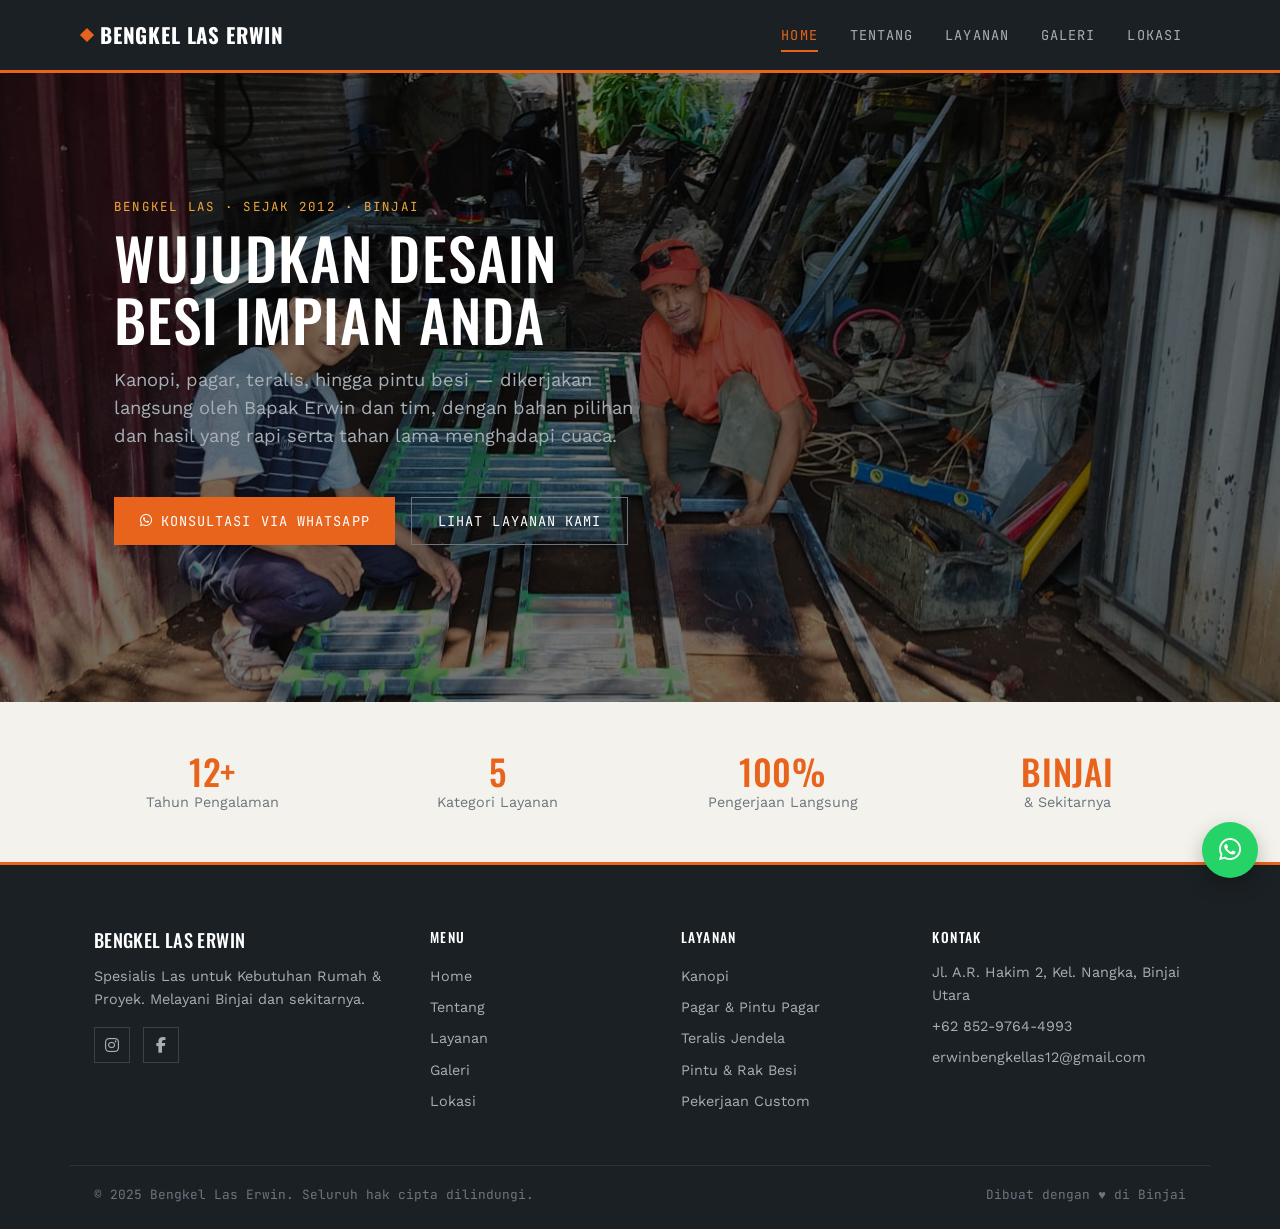
<file: index.html>
<!DOCTYPE html>
<html lang="id">
<head>
    <meta charset="UTF-8">
    <meta name="viewport" content="width=device-width, initial-scale=1.0">
    <title>Bengkel Las Erwin — Spesialis Kanopi, Pagar & Konstruksi Besi Binjai</title>
    <meta name="description" content="Bengkel Las Erwin, Binjai. Pembuatan dan pemasangan kanopi, pagar, teralis, pintu besi, dan konstruksi besi custom sejak 2012.">

    <link rel="stylesheet" href="https://cdn.jsdelivr.net/npm/bootstrap-icons@1.11.3/font/bootstrap-icons.min.css">
    <link href="https://cdn.jsdelivr.net/npm/bootstrap@5.3.3/dist/css/bootstrap.min.css" rel="stylesheet">
    <link rel="stylesheet" href="https://cdnjs.cloudflare.com/ajax/libs/font-awesome/6.5.1/css/all.min.css">
    <link rel="stylesheet" href="style.css">
</head>
<body>

    <div class="hero" id="home">

        <nav class="navbar navbar-expand-lg navbar-dark">
            <div class="container">

                <a class="navbar-brand" href="home.html">Bengkel Las Erwin</a>

                <button class="navbar-toggler" type="button" data-bs-toggle="collapse" data-bs-target="#navbarNav">
                    <span class="navbar-toggler-icon"></span>
                </button>

                <div class="collapse navbar-collapse" id="navbarNav">
                    <ul class="navbar-nav ms-auto">
                        <li class="nav-item"><a class="nav-link active" href="home.html">Home</a></li>
                        <li class="nav-item"><a class="nav-link" href="tentang.html">Tentang</a></li>
                        <li class="nav-item"><a class="nav-link" href="layanan.html">Layanan</a></li>
                        <li class="nav-item"><a class="nav-link" href="galeri.html">Galeri</a></li>
                        <li class="nav-item"><a class="nav-link" href="lokasi.html">Lokasi</a></li>
                    </ul>
                </div>

            </div>
        </nav>

        <div class="content">

            <span class="eyebrow">Bengkel Las &middot; Sejak 2012 &middot; Binjai</span>

            <h1>Wujudkan Desain<br>Besi Impian Anda</h1>

            <p>
                Kanopi, pagar, teralis, hingga pintu besi — dikerjakan langsung
                oleh Bapak Erwin dan tim, dengan bahan pilihan dan hasil yang
                rapi serta tahan lama menghadapi cuaca.
            </p>

            <div class="hero-cta">
                <a href="https://wa.me/6285297644993" target="_blank" class="btn-orange">
                    <i class="fab fa-whatsapp"></i> Konsultasi via WhatsApp
                </a>
                <a href="layanan.html" class="btn-outline-steel">
                    Lihat Layanan Kami
                </a>
            </div>

        </div>

    </div>

    <section class="ringkas py-5">
        <div class="container">
            <div class="row g-4 text-center">
                <div class="col-6 col-md-3">
                    <h2 style="font-size:2.2rem;color:var(--orange);">12+</h2>
                    <p class="text-secondary mb-0" style="font-size:.9rem;">Tahun Pengalaman</p>
                </div>
                <div class="col-6 col-md-3">
                    <h2 style="font-size:2.2rem;color:var(--orange);">5</h2>
                    <p class="text-secondary mb-0" style="font-size:.9rem;">Kategori Layanan</p>
                </div>
                <div class="col-6 col-md-3">
                    <h2 style="font-size:2.2rem;color:var(--orange);">100%</h2>
                    <p class="text-secondary mb-0" style="font-size:.9rem;">Pengerjaan Langsung</p>
                </div>
                <div class="col-6 col-md-3">
                    <h2 style="font-size:2.2rem;color:var(--orange);">Binjai</h2>
                    <p class="text-secondary mb-0" style="font-size:.9rem;">& Sekitarnya</p>
                </div>
            </div>
        </div>
    </section>

    <footer class="footer">
        <div class="footer-content">

            <div class="footer-box">
                <h3>Bengkel Las Erwin</h3>
                <p>Spesialis Las untuk Kebutuhan Rumah & Proyek. Melayani Binjai dan sekitarnya.</p>
                <div class="social">
                    <a href="#" aria-label="Instagram"><i class="fab fa-instagram"></i></a>
                    <a href="#" aria-label="Facebook"><i class="fab fa-facebook-f"></i></a>
                </div>
            </div>

            <div class="footer-box">
                <h4>Menu</h4>
                <ul>
                    <li><a href="home.html">Home</a></li>
                    <li><a href="tentang.html">Tentang</a></li>
                    <li><a href="layanan.html">Layanan</a></li>
                    <li><a href="galeri.html">Galeri</a></li>
                    <li><a href="lokasi.html">Lokasi</a></li>
                </ul>
            </div>

            <div class="footer-box">
                <h4>Layanan</h4>
                <ul>
                    <li>Kanopi</li>
                    <li>Pagar & Pintu Pagar</li>
                    <li>Teralis Jendela</li>
                    <li>Pintu & Rak Besi</li>
                    <li>Pekerjaan Custom</li>
                </ul>
            </div>

            <div class="footer-box">
                <h4>Kontak</h4>
                <p>Jl. A.R. Hakim 2, Kel. Nangka, Binjai Utara</p>
                <p>+62 852-9764-4993</p>
                <p>erwinbengkellas12@gmail.com</p>
            </div>

        </div>

        <div class="footer-bottom">
            <span>&copy; 2025 Bengkel Las Erwin. Seluruh hak cipta dilindungi.</span>
            <span>Dibuat dengan &#9829; di Binjai</span>
        </div>
    </footer>

    <a href="https://wa.me/6285297644993" class="wa-float" target="_blank" aria-label="Chat WhatsApp">
        <i class="fab fa-whatsapp"></i>
    </a>

    <script src="https://cdn.jsdelivr.net/npm/bootstrap@5.3.3/dist/js/bootstrap.bundle.min.js"></script>
    <script src="script.js"></script>
</body>
</html>
</file>
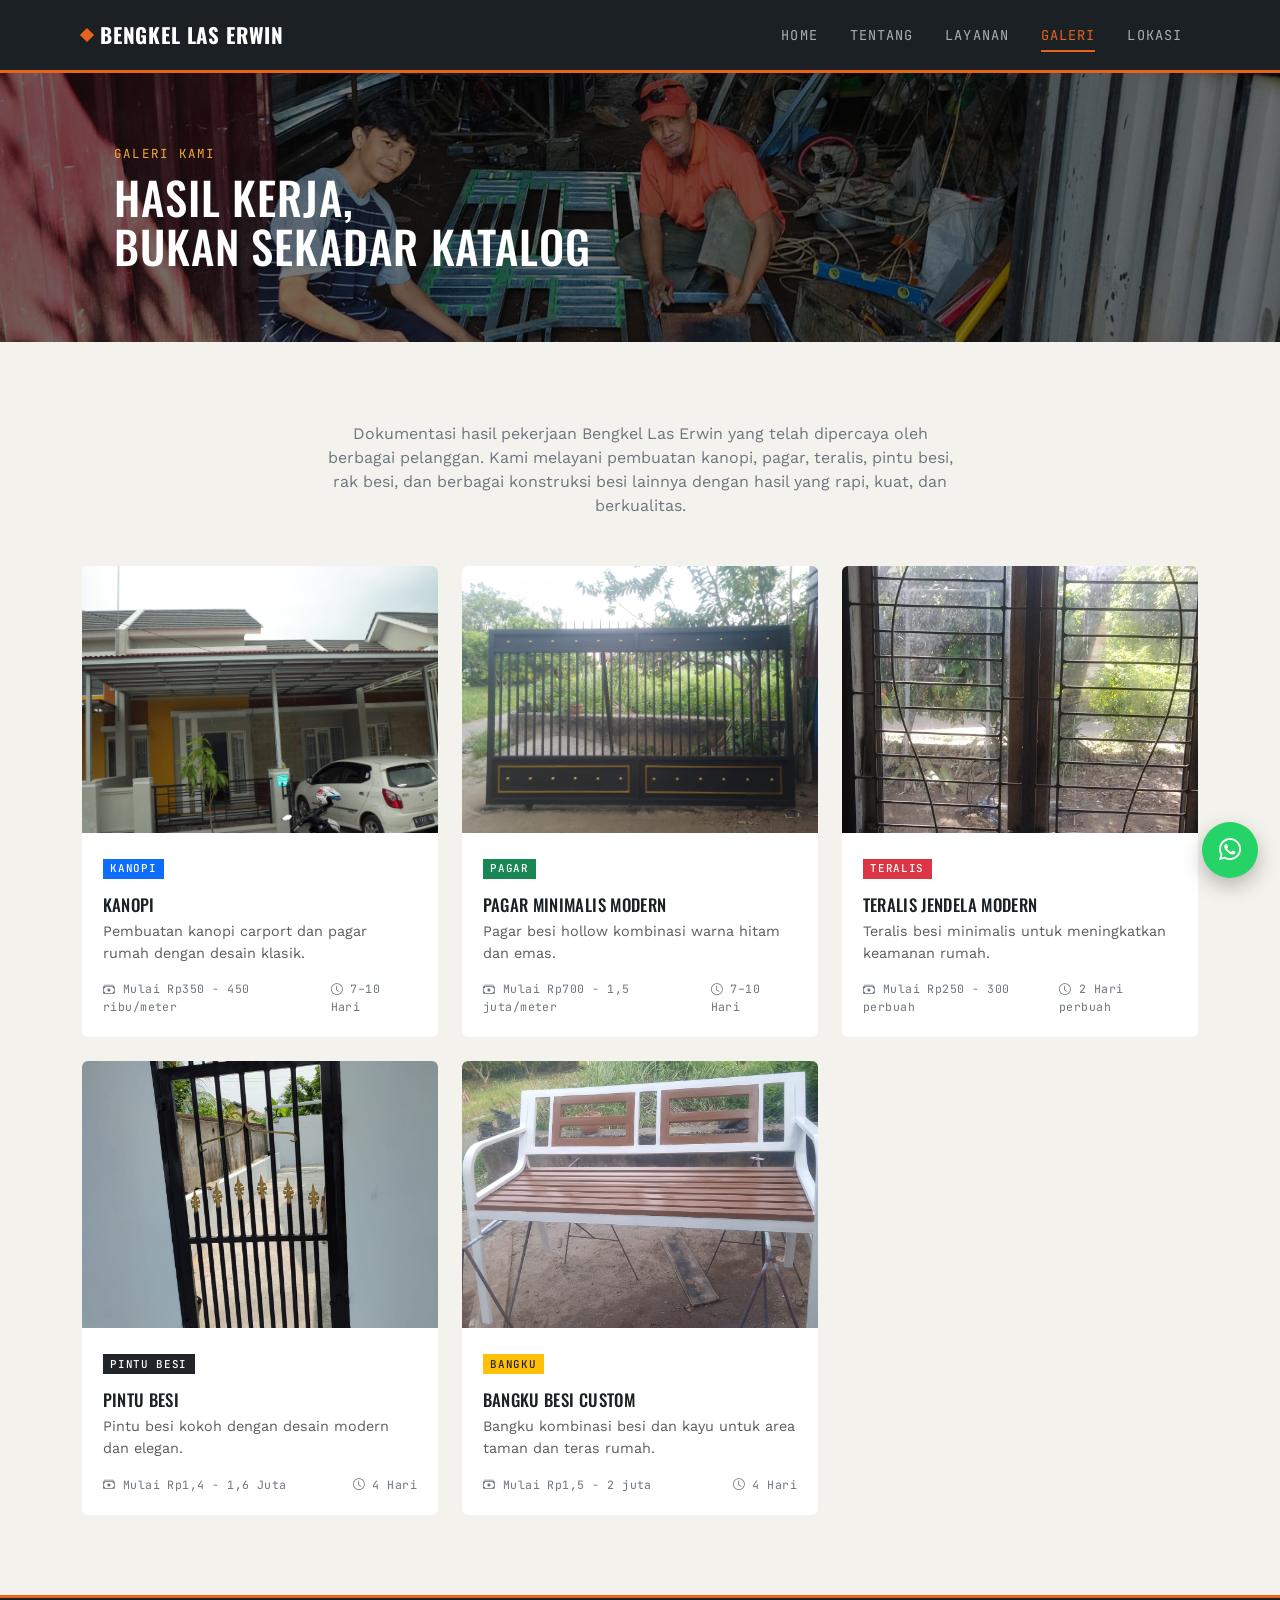
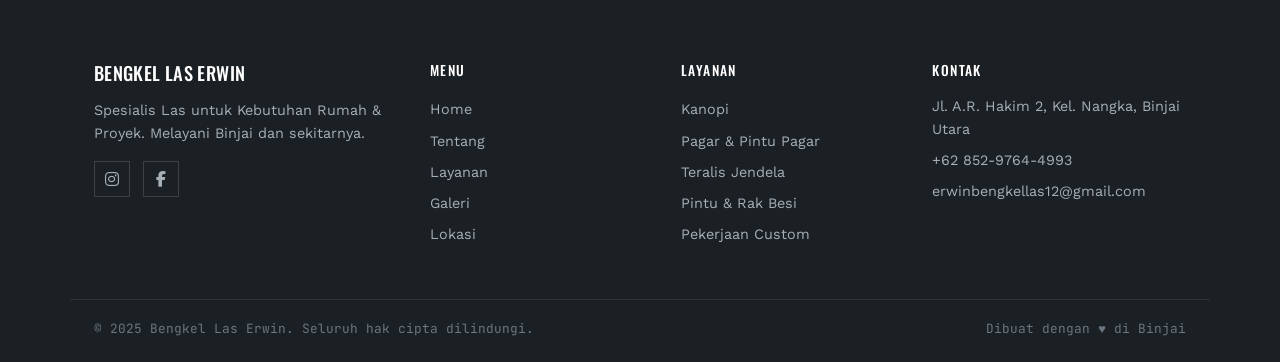
<file: galeri.html>
<!DOCTYPE html>
<html lang="id">
<head>
    <meta charset="UTF-8">
    <meta name="viewport" content="width=device-width, initial-scale=1.0">
    <title>Galeri — Bengkel Las Erwin</title>
    <meta name="description" content="Galeri hasil pekerjaan Bengkel Las Erwin: kanopi, pagar, teralis, pintu besi, dan bangku custom di Binjai.">

    <link rel="stylesheet" href="https://cdn.jsdelivr.net/npm/bootstrap-icons@1.11.3/font/bootstrap-icons.min.css">
    <link href="https://cdn.jsdelivr.net/npm/bootstrap@5.3.3/dist/css/bootstrap.min.css" rel="stylesheet">
    <link rel="stylesheet" href="https://cdnjs.cloudflare.com/ajax/libs/font-awesome/6.5.1/css/all.min.css">
    <link rel="stylesheet" href="style.css">
</head>
<body>

    <div class="hero hero-sm">

        <nav class="navbar navbar-expand-lg navbar-dark">
            <div class="container">

                <a class="navbar-brand" href="home.html">Bengkel Las Erwin</a>

                <button class="navbar-toggler" type="button" data-bs-toggle="collapse" data-bs-target="#navbarNav">
                    <span class="navbar-toggler-icon"></span>
                </button>

                <div class="collapse navbar-collapse" id="navbarNav">
                    <ul class="navbar-nav ms-auto">
                        <li class="nav-item"><a class="nav-link" href="home.html">Home</a></li>
                        <li class="nav-item"><a class="nav-link" href="tentang.html">Tentang</a></li>
                        <li class="nav-item"><a class="nav-link" href="layanan.html">Layanan</a></li>
                        <li class="nav-item"><a class="nav-link active" href="galeri.html">Galeri</a></li>
                        <li class="nav-item"><a class="nav-link" href="lokasi.html">Lokasi</a></li>
                    </ul>
                </div>

            </div>
        </nav>

        <div class="content">
            <span class="eyebrow">Galeri Kami</span>
            <h1>Hasil Kerja,<br>Bukan Sekadar Katalog</h1>
        </div>

    </div>

    <section class="galeri" id="galeri">

        <p class="galeri-desc">
            Dokumentasi hasil pekerjaan Bengkel Las Erwin yang telah dipercaya oleh
            berbagai pelanggan. Kami melayani pembuatan kanopi, pagar, teralis,
            pintu besi, rak besi, dan berbagai konstruksi besi lainnya dengan hasil
            yang rapi, kuat, dan berkualitas.
        </p>

        <div class="container">

            <div class="row g-4">

                <div class="col-md-6 col-lg-4">
                    <a href="kanopi.html" class="text-decoration-none">
                        <div class="card portfolio-card h-100">
                            <div class="img-wrap">
                                <img src="kanopi2.jpeg" alt="Kanopi" data-fallback-icon="bi bi-house-door">
                            </div>
                            <div class="card-body">
                                <span class="badge bg-primary mb-2">Kanopi</span>
                                <h5 class="card-title">Kanopi</h5>
                                <p class="card-text text-muted">
                                    Pembuatan kanopi carport dan pagar rumah dengan desain klasik.
                                </p>
                                <div class="d-flex justify-content-between mt-3">

                                  <small class="text-secondary">
                                 <i class="bi bi-cash-stack"></i>
                                 Mulai Rp350 - 450 ribu/meter
                                </small>

                                 <small class="text-secondary">
                                 <i class="bi bi-clock"></i>
                                 7–10 Hari
                                </small>

</div>
                            </div>
                        </div>
                    </a>
                </div>

                <div class="col-md-6 col-lg-4">
                    <a href="pagar.html" class="text-decoration-none">
                        <div class="card portfolio-card h-100">
                            <div class="img-wrap">
                                <img src="pagar2.jpeg" alt="Pagar" data-fallback-icon="bi bi-grid-3x3-gap">
                            </div>
                            <div class="card-body">
                                <span class="badge bg-success mb-2">Pagar</span>
                                <h5 class="card-title">Pagar Minimalis Modern</h5>
                                <p class="card-text text-muted">
                                    Pagar besi hollow kombinasi warna hitam dan emas.
                                </p>
                                <div class="d-flex justify-content-between mt-3">

    <small class="text-secondary">
        <i class="bi bi-cash-stack"></i>
        Mulai Rp700 - 1,5 juta/meter
    </small>

    <small class="text-secondary">
        <i class="bi bi-clock"></i>
        7–10 Hari
    </small>

</div>
                            </div>
                        </div>
                    </a>
                </div>

                <div class="col-md-6 col-lg-4">
                    <a href="tralis.html" class="text-decoration-none">
                        <div class="card portfolio-card h-100">
                            <div class="img-wrap">
                                <img src="tralis2.jpeg" alt="Teralis" data-fallback-icon="bi bi-window">
                            </div>
                            <div class="card-body">
                                <span class="badge bg-danger mb-2">Teralis</span>
                                <h5 class="card-title">Teralis Jendela Modern</h5>
                                <p class="card-text text-muted">
                                    Teralis besi minimalis untuk meningkatkan keamanan rumah.
                                </p>
                                <div class="d-flex justify-content-between mt-3">

    <small class="text-secondary">
        <i class="bi bi-cash-stack"></i>
        Mulai Rp250 - 300 perbuah
    </small>

    <small class="text-secondary">
        <i class="bi bi-clock"></i>
        2 Hari perbuah
    </small>

</div>
                            </div>
                        </div>
                    </a>
                </div>

                <div class="col-md-6 col-lg-4">
                    <a href="pintu.html" class="text-decoration-none">
                        <div class="card portfolio-card h-100">
                            <div class="img-wrap">
                                <img src="pintu1.jpeg" alt="Pintu Besi" data-fallback-icon="bi bi-door-open">
                            </div>
                            <div class="card-body">
                                <span class="badge bg-dark mb-2">Pintu Besi</span>
                                <h5 class="card-title">Pintu Besi </h5>
                                <p class="card-text text-muted">
                                    Pintu besi kokoh dengan desain modern dan elegan.
                                </p>
                                <div class="d-flex justify-content-between mt-3">

    <small class="text-secondary">
        <i class="bi bi-cash-stack"></i>
        Mulai Rp1,4 - 1,6 Juta
    </small>

    <small class="text-secondary">
        <i class="bi bi-clock"></i>
        4 Hari
    </small>

</div>
                            </div>
                        </div>
                    </a>
                </div>

                <div class="col-md-6 col-lg-4">
                    <a href="bangku.html" class="text-decoration-none">
                        <div class="card portfolio-card h-100">
                            <div class="img-wrap">
                                <img src="bangku1.jpeg" alt="Bangku" data-fallback-icon="bi bi-bricks">
                            </div>
                            <div class="card-body">
                                <span class="badge bg-warning text-dark mb-2">Bangku</span>
                                <h5 class="card-title">Bangku Besi Custom</h5>
                                <p class="card-text text-muted">
                                    Bangku kombinasi besi dan kayu untuk area taman dan teras rumah.
                                </p>
                                <div class="d-flex justify-content-between mt-3">

    <small class="text-secondary">
        <i class="bi bi-cash-stack"></i>
        Mulai Rp1,5 - 2 juta
    </small>

    <small class="text-secondary">
        <i class="bi bi-clock"></i>
        4 Hari
    </small>

</div>
                            </div>
                        </div>
                    </a>
                </div>

            </div>

        </div>

    </section>

    <footer class="footer">
        <div class="footer-content">

            <div class="footer-box">
                <h3>Bengkel Las Erwin</h3>
                <p>Spesialis Las untuk Kebutuhan Rumah & Proyek. Melayani Binjai dan sekitarnya.</p>
                <div class="social">
                    <a href="#" aria-label="Instagram"><i class="fab fa-instagram"></i></a>
                    <a href="#" aria-label="Facebook"><i class="fab fa-facebook-f"></i></a>
                </div>
            </div>

            <div class="footer-box">
                <h4>Menu</h4>
                <ul>
                    <li><a href="home.html">Home</a></li>
                    <li><a href="tentang.html">Tentang</a></li>
                    <li><a href="layanan.html">Layanan</a></li>
                    <li><a href="galeri.html">Galeri</a></li>
                    <li><a href="lokasi.html">Lokasi</a></li>
                </ul>
            </div>

            <div class="footer-box">
                <h4>Layanan</h4>
                <ul>
                    <li>Kanopi</li>
                    <li>Pagar & Pintu Pagar</li>
                    <li>Teralis Jendela</li>
                    <li>Pintu & Rak Besi</li>
                    <li>Pekerjaan Custom</li>
                </ul>
            </div>

            <div class="footer-box">
                <h4>Kontak</h4>
                <p>Jl. A.R. Hakim 2, Kel. Nangka, Binjai Utara</p>
                <p>+62 852-9764-4993</p>
                <p>erwinbengkellas12@gmail.com</p>
            </div>

        </div>

        <div class="footer-bottom">
            <span>&copy; 2025 Bengkel Las Erwin. Seluruh hak cipta dilindungi.</span>
            <span>Dibuat dengan &#9829; di Binjai</span>
        </div>
    </footer>

    <a href="https://wa.me/6285297644993" class="wa-float" target="_blank" aria-label="Chat WhatsApp">
        <i class="fab fa-whatsapp"></i>
    </a>

    <script src="https://cdn.jsdelivr.net/npm/bootstrap@5.3.3/dist/js/bootstrap.bundle.min.js"></script>
    <script src="script.js"></script>
</body>
</html>
</file>
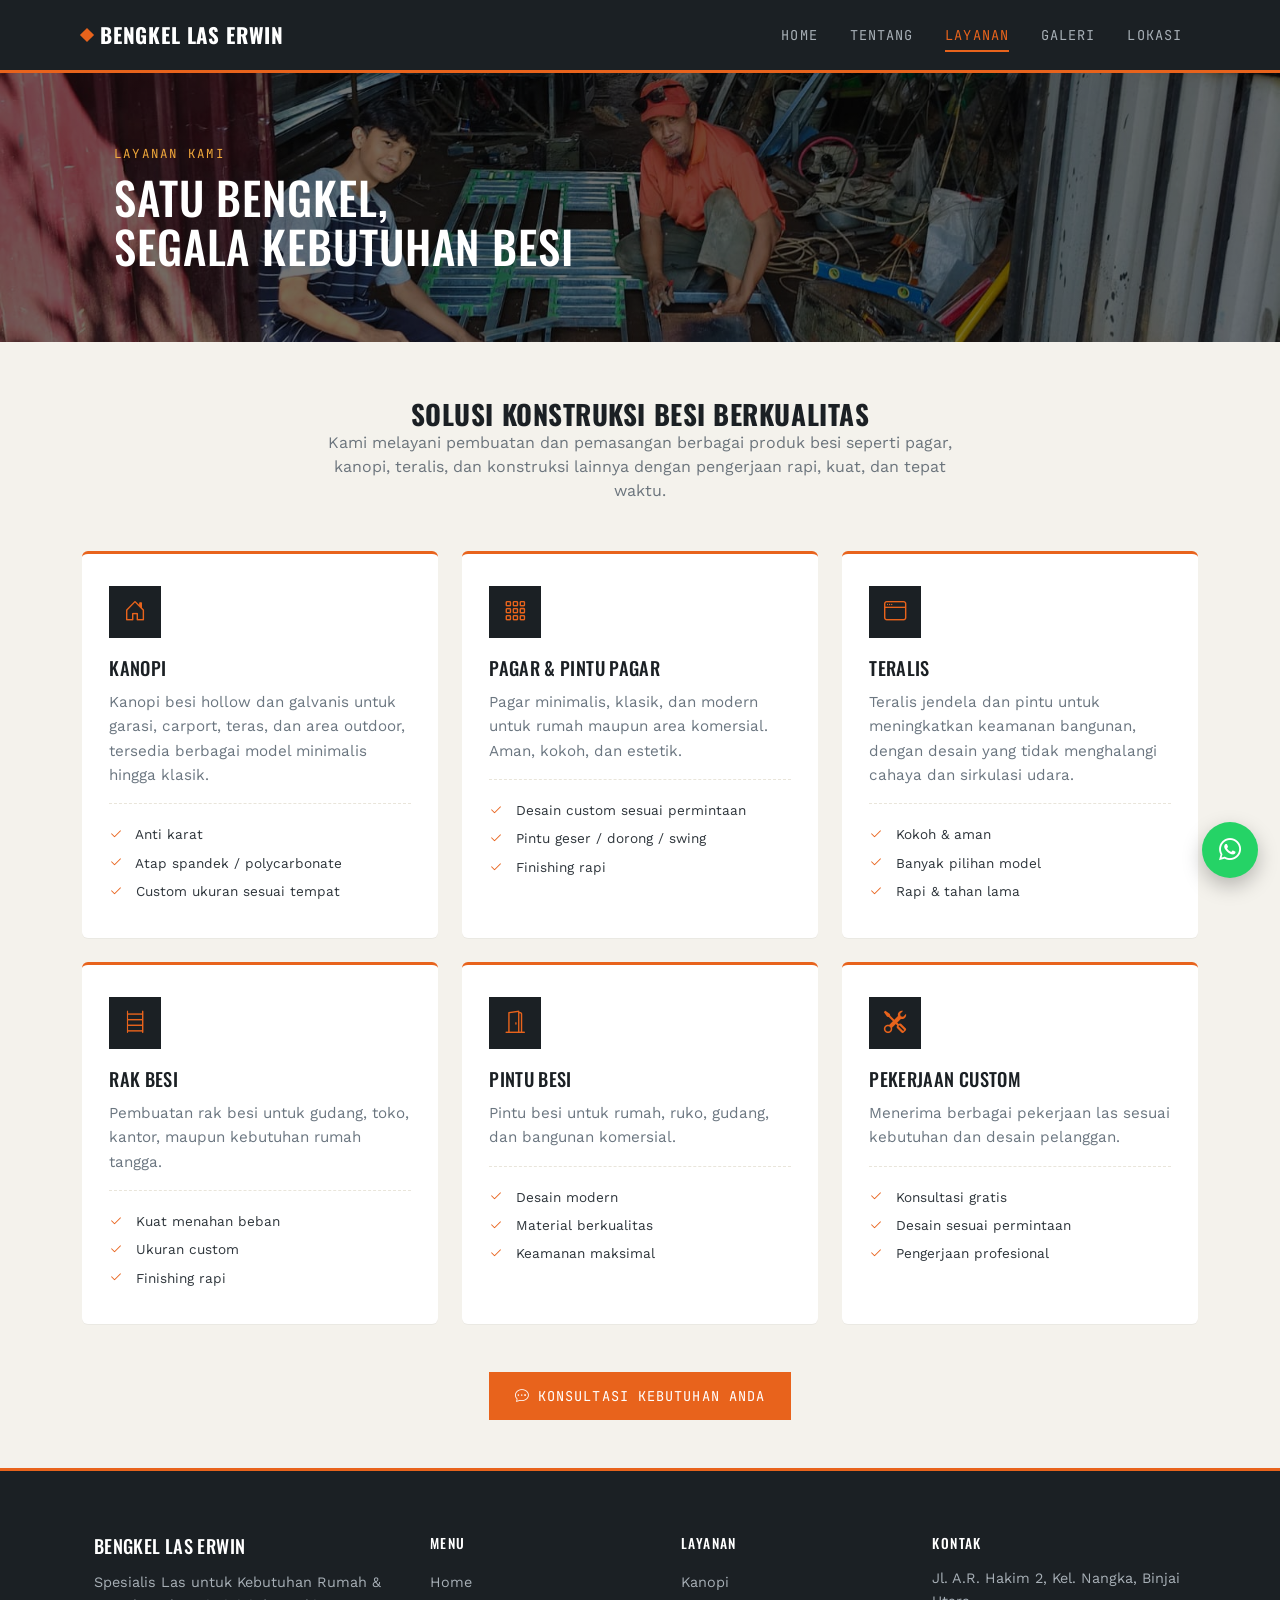
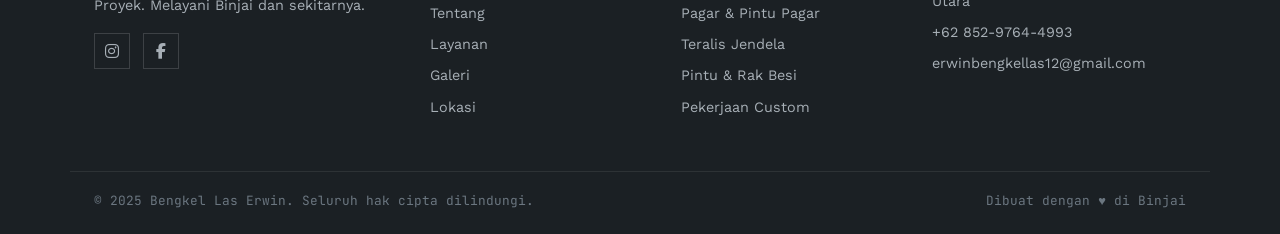
<file: layanan.html>
<!DOCTYPE html>
<html lang="id">
<head>
    <meta charset="UTF-8">
    <meta name="viewport" content="width=device-width, initial-scale=1.0">
    <title>Layanan — Bengkel Las Erwin</title>
    <meta name="description" content="Layanan Bengkel Las Erwin: kanopi, pagar, teralis, rak besi, pintu besi, dan pekerjaan las custom di Binjai.">

    <link rel="stylesheet" href="https://cdn.jsdelivr.net/npm/bootstrap-icons@1.11.3/font/bootstrap-icons.min.css">
    <link href="https://cdn.jsdelivr.net/npm/bootstrap@5.3.3/dist/css/bootstrap.min.css" rel="stylesheet">
    <link rel="stylesheet" href="https://cdnjs.cloudflare.com/ajax/libs/font-awesome/6.5.1/css/all.min.css">
    <link rel="stylesheet" href="style.css">
</head>
<body>

    <div class="hero hero-sm">

        <nav class="navbar navbar-expand-lg navbar-dark">
            <div class="container">

                <a class="navbar-brand" href="home.html">Bengkel Las Erwin</a>

                <button class="navbar-toggler" type="button" data-bs-toggle="collapse" data-bs-target="#navbarNav">
                    <span class="navbar-toggler-icon"></span>
                </button>

                <div class="collapse navbar-collapse" id="navbarNav">
                    <ul class="navbar-nav ms-auto">
                        <li class="nav-item"><a class="nav-link" href="home.html">Home</a></li>
                        <li class="nav-item"><a class="nav-link" href="tentang.html">Tentang</a></li>
                        <li class="nav-item"><a class="nav-link active" href="layanan.html">Layanan</a></li>
                        <li class="nav-item"><a class="nav-link" href="galeri.html">Galeri</a></li>
                        <li class="nav-item"><a class="nav-link" href="lokasi.html">Lokasi</a></li>
                    </ul>
                </div>

            </div>
        </nav>

        <div class="content">
            <span class="eyebrow">Layanan Kami</span>
            <h1>Satu Bengkel,<br>Segala Kebutuhan Besi</h1>
        </div>

    </div>

    <section class="layanan py-5" id="layanan">

        <div class="container">

            <div class="text-center mb-5">
                <h2 class="fw-bold mt-2" style="font-size:1.7rem;">Solusi Konstruksi Besi Berkualitas</h2>
                <p class="text-secondary mx-auto deskripsi">
                    Kami melayani pembuatan dan pemasangan berbagai produk besi seperti
                    pagar, kanopi, teralis, dan konstruksi lainnya dengan pengerjaan rapi,
                    kuat, dan tepat waktu.
                </p>
            </div>

            <div class="row g-4">

                <div class="col-md-6 col-lg-4">
                    <div class="card layanan-card h-100">
                        <div class="card-body">
                            <div class="icon"><i class="bi bi-house-door"></i></div>
                            <h4>Kanopi</h4>
                            <p>
                                Kanopi besi hollow dan galvanis untuk garasi, carport, teras,
                                dan area outdoor, tersedia berbagai model minimalis hingga klasik.
                            </p>
                            <ul>
                                <li><i class="bi bi-check2"></i> Anti karat</li>
                                <li><i class="bi bi-check2"></i> Atap spandek / polycarbonate</li>
                                <li><i class="bi bi-check2"></i> Custom ukuran sesuai tempat</li>
                            </ul>
                        </div>
                    </div>
                </div>

                <div class="col-md-6 col-lg-4">
                    <div class="card layanan-card h-100">
                        <div class="card-body">
                            <div class="icon"><i class="bi bi-grid-3x3-gap"></i></div>
                            <h4>Pagar & Pintu Pagar</h4>
                            <p>
                                Pagar minimalis, klasik, dan modern untuk rumah maupun area
                                komersial. Aman, kokoh, dan estetik.
                            </p>
                            <ul>
                                <li><i class="bi bi-check2"></i> Desain custom sesuai permintaan</li>
                                <li><i class="bi bi-check2"></i> Pintu geser / dorong / swing</li>
                                <li><i class="bi bi-check2"></i> Finishing rapi</li>
                            </ul>
                        </div>
                    </div>
                </div>

                <div class="col-md-6 col-lg-4">
                    <div class="card layanan-card h-100">
                        <div class="card-body">
                            <div class="icon"><i class="bi bi-window"></i></div>
                            <h4>Teralis</h4>
                            <p>
                                Teralis jendela dan pintu untuk meningkatkan keamanan bangunan,
                                dengan desain yang tidak menghalangi cahaya dan sirkulasi udara.
                            </p>
                            <ul>
                                <li><i class="bi bi-check2"></i> Kokoh & aman</li>
                                <li><i class="bi bi-check2"></i> Banyak pilihan model</li>
                                <li><i class="bi bi-check2"></i> Rapi & tahan lama</li>
                            </ul>
                        </div>
                    </div>
                </div>

                <div class="col-md-6 col-lg-4">
                    <div class="card layanan-card h-100">
                        <div class="card-body">
                            <div class="icon"><i class="bi bi-bookshelf"></i></div>
                            <h4>Rak Besi</h4>
                            <p>
                                Pembuatan rak besi untuk gudang, toko, kantor, maupun
                                kebutuhan rumah tangga.
                            </p>
                            <ul>
                                <li><i class="bi bi-check2"></i> Kuat menahan beban</li>
                                <li><i class="bi bi-check2"></i> Ukuran custom</li>
                                <li><i class="bi bi-check2"></i> Finishing rapi</li>
                            </ul>
                        </div>
                    </div>
                </div>

                <div class="col-md-6 col-lg-4">
                    <div class="card layanan-card h-100">
                        <div class="card-body">
                            <div class="icon"><i class="bi bi-door-open"></i></div>
                            <h4>Pintu Besi</h4>
                            <p>
                                Pintu besi untuk rumah, ruko, gudang, dan bangunan komersial.
                            </p>
                            <ul>
                                <li><i class="bi bi-check2"></i> Desain modern</li>
                                <li><i class="bi bi-check2"></i> Material berkualitas</li>
                                <li><i class="bi bi-check2"></i> Keamanan maksimal</li>
                            </ul>
                        </div>
                    </div>
                </div>

                <div class="col-md-6 col-lg-4">
                    <div class="card layanan-card h-100">
                        <div class="card-body">
                            <div class="icon"><i class="bi bi-tools"></i></div>
                            <h4>Pekerjaan Custom</h4>
                            <p>
                                Menerima berbagai pekerjaan las sesuai kebutuhan dan desain
                                pelanggan.
                            </p>
                            <ul>
                                <li><i class="bi bi-check2"></i> Konsultasi gratis</li>
                                <li><i class="bi bi-check2"></i> Desain sesuai permintaan</li>
                                <li><i class="bi bi-check2"></i> Pengerjaan profesional</li>
                            </ul>
                        </div>
                    </div>
                </div>

            </div>

            <div class="text-center mt-5">
                <a href="lokasi.html" class="btn-orange" style="color:var(--white);">
                    <i class="bi bi-chat-dots"></i> Konsultasi Kebutuhan Anda
                </a>
            </div>

        </div>

    </section>

    <footer class="footer">
        <div class="footer-content">

            <div class="footer-box">
                <h3>Bengkel Las Erwin</h3>
                <p>Spesialis Las untuk Kebutuhan Rumah & Proyek. Melayani Binjai dan sekitarnya.</p>
                <div class="social">
                    <a href="#" aria-label="Instagram"><i class="fab fa-instagram"></i></a>
                    <a href="#" aria-label="Facebook"><i class="fab fa-facebook-f"></i></a>
                </div>
            </div>

            <div class="footer-box">
                <h4>Menu</h4>
                <ul>
                    <li><a href="home.html">Home</a></li>
                    <li><a href="tentang.html">Tentang</a></li>
                    <li><a href="layanan.html">Layanan</a></li>
                    <li><a href="galeri.html">Galeri</a></li>
                    <li><a href="lokasi.html">Lokasi</a></li>
                </ul>
            </div>

            <div class="footer-box">
                <h4>Layanan</h4>
                <ul>
                    <li>Kanopi</li>
                    <li>Pagar & Pintu Pagar</li>
                    <li>Teralis Jendela</li>
                    <li>Pintu & Rak Besi</li>
                    <li>Pekerjaan Custom</li>
                </ul>
            </div>

            <div class="footer-box">
                <h4>Kontak</h4>
                <p>Jl. A.R. Hakim 2, Kel. Nangka, Binjai Utara</p>
                <p>+62 852-9764-4993</p>
                <p>erwinbengkellas12@gmail.com</p>
            </div>

        </div>

        <div class="footer-bottom">
            <span>&copy; 2025 Bengkel Las Erwin. Seluruh hak cipta dilindungi.</span>
            <span>Dibuat dengan &#9829; di Binjai</span>
        </div>
    </footer>

    <a href="https://wa.me/6285297644993" class="wa-float" target="_blank" aria-label="Chat WhatsApp">
        <i class="fab fa-whatsapp"></i>
    </a>

    <script src="https://cdn.jsdelivr.net/npm/bootstrap@5.3.3/dist/js/bootstrap.bundle.min.js"></script>
    <script src="script.js"></script>
</body>
</html>
</file>
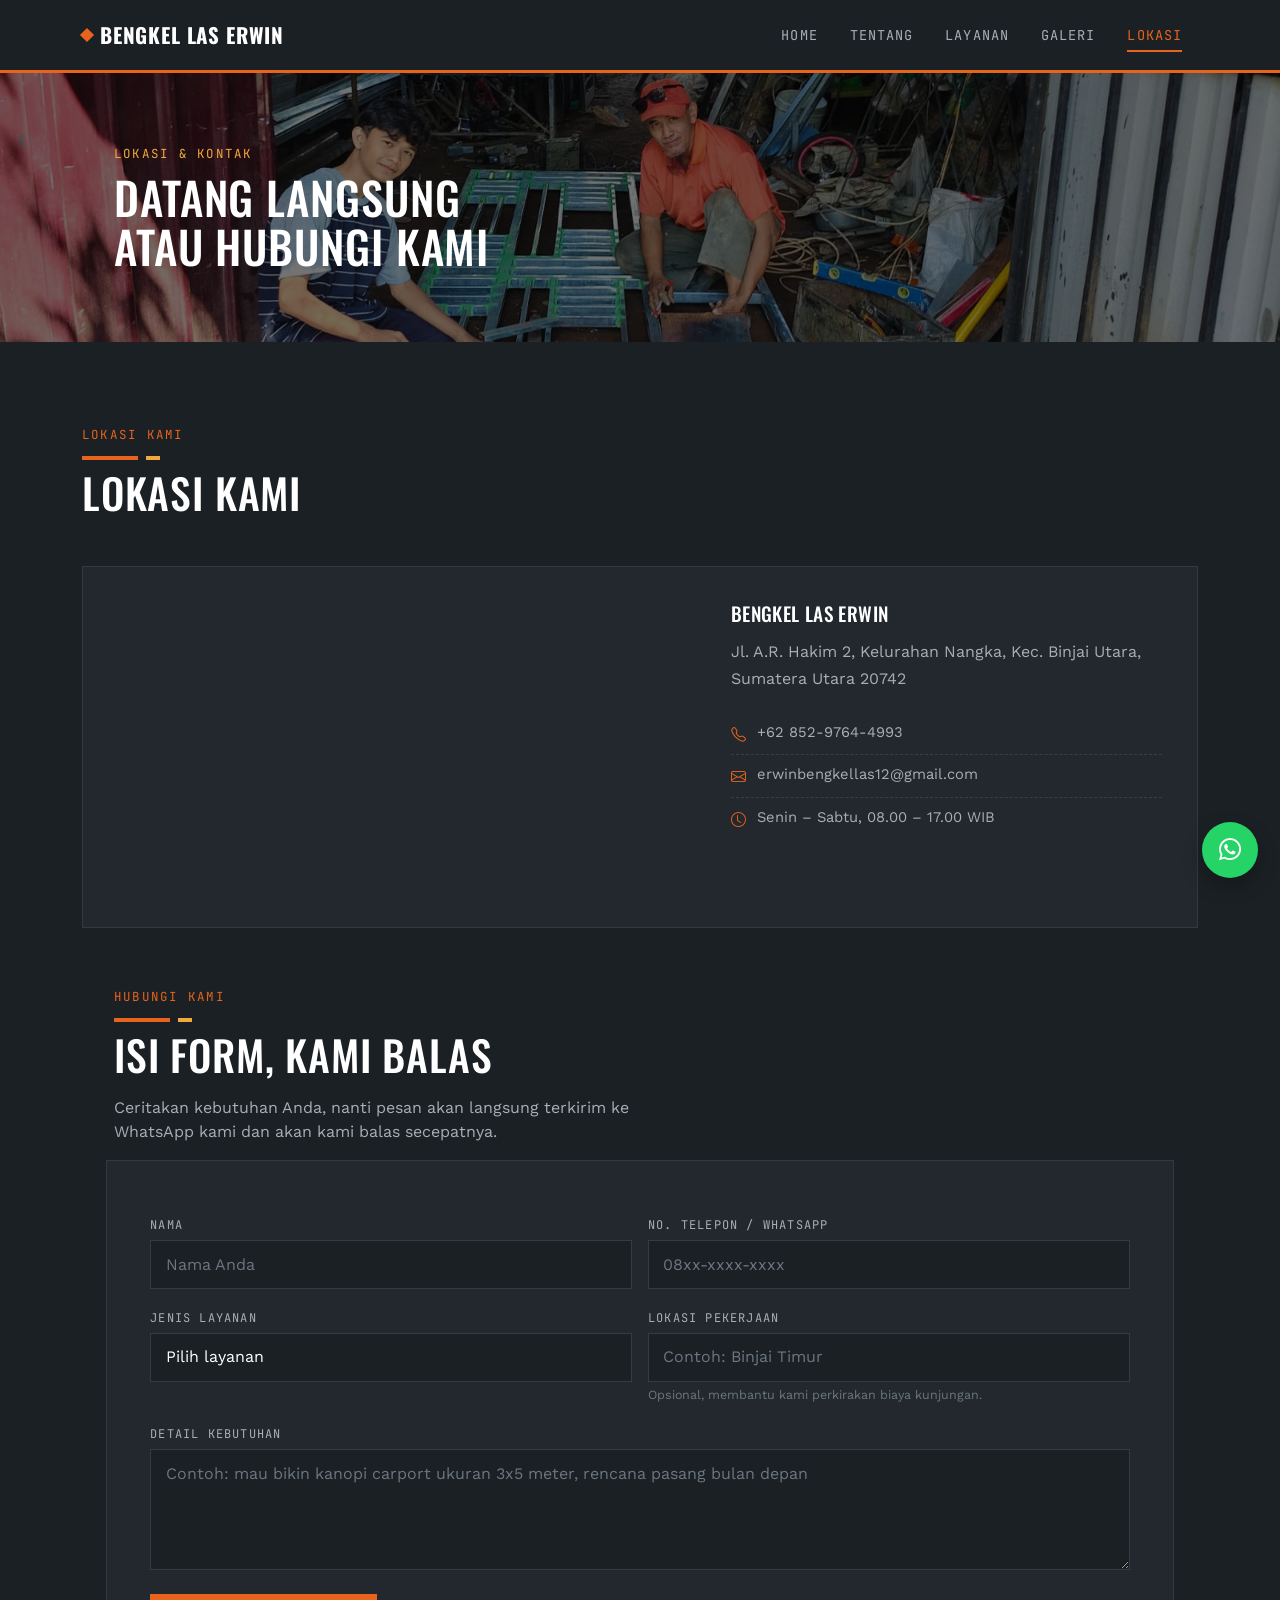
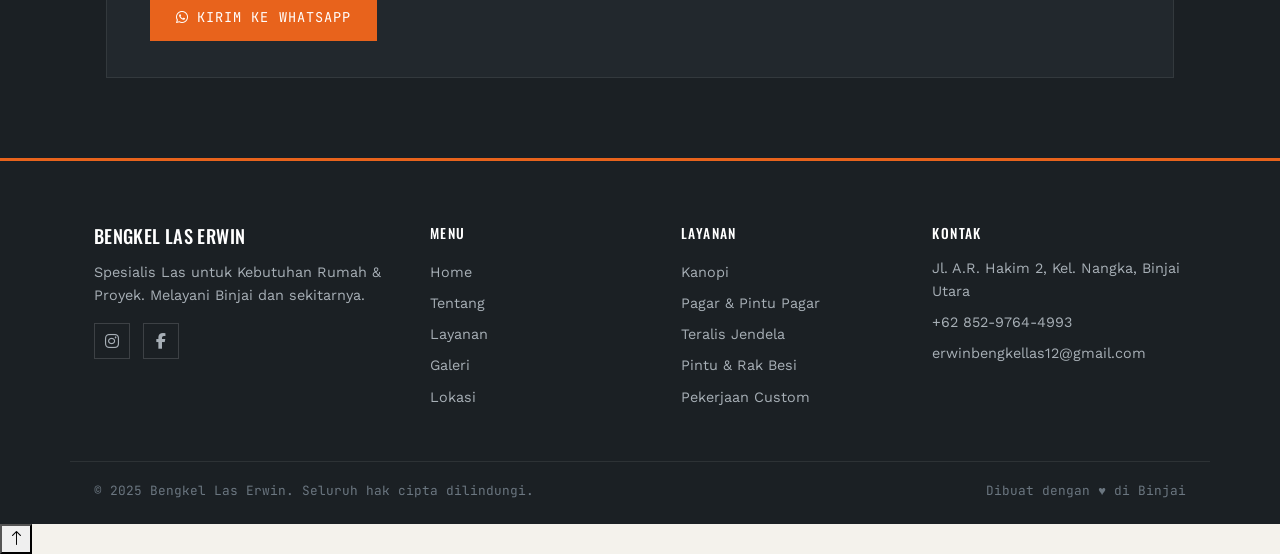
<file: lokasi.html>
<!DOCTYPE html>
<html lang="id">
<head>
    <meta charset="UTF-8">
    <meta name="viewport" content="width=device-width, initial-scale=1.0">
    <title>Lokasi & Kontak — Bengkel Las Erwin</title>
    <meta name="description" content="Lokasi dan kontak Bengkel Las Erwin di Jl. A.R. Hakim 2, Binjai Utara. Hubungi kami via WhatsApp atau isi formulir untuk konsultasi.">

    <link rel="stylesheet" href="https://cdn.jsdelivr.net/npm/bootstrap-icons@1.11.3/font/bootstrap-icons.min.css">
    <link href="https://cdn.jsdelivr.net/npm/bootstrap@5.3.3/dist/css/bootstrap.min.css" rel="stylesheet">
    <link rel="stylesheet" href="https://cdnjs.cloudflare.com/ajax/libs/font-awesome/6.5.1/css/all.min.css">
    <link rel="stylesheet" href="style.css">
</head>
<body>

    <div class="hero hero-sm">

        <nav class="navbar navbar-expand-lg navbar-dark">
            <div class="container">

                <a class="navbar-brand" href="home.html">Bengkel Las Erwin</a>

                <button class="navbar-toggler" type="button" data-bs-toggle="collapse" data-bs-target="#navbarNav">
                    <span class="navbar-toggler-icon"></span>
                </button>

                <div class="collapse navbar-collapse" id="navbarNav">
                    <ul class="navbar-nav ms-auto">
                        <li class="nav-item"><a class="nav-link" href="home.html">Home</a></li>
                        <li class="nav-item"><a class="nav-link" href="tentang.html">Tentang</a></li>
                        <li class="nav-item"><a class="nav-link" href="layanan.html">Layanan</a></li>
                        <li class="nav-item"><a class="nav-link" href="galeri.html">Galeri</a></li>
                        <li class="nav-item"><a class="nav-link active" href="lokasi.html">Lokasi</a></li>
                    </ul>
                </div>

            </div>
        </nav>

        <div class="content">
            <span class="eyebrow">Lokasi & Kontak</span>
            <h1>Datang Langsung<br>atau Hubungi Kami</h1>
        </div>

    </div>

    <section id="lokasi" class="kontak">
        <div class="container">

            <div class="section-title">
                <span>LOKASI KAMI</span>
                <div class="garis-orange"></div>
            </div>

            <h2 class="judul-kontak">Lokasi Kami</h2>

            <div class="lokasi-card">

                <iframe
                    src="https://www.google.com/maps/embed?pb=!1m14!1m12!1m3!1d351.1375718677413!2d98.50479812504592!3d3.6159765639698196!2m3!1f0!2f0!3f0!3m2!1i1024!2i768!4f13.1!5e0!3m2!1sid!2sid!4v1780308945466!5m2!1sid!2sid"
                    allowfullscreen=""
                    loading="lazy"
                    referrerpolicy="no-referrer-when-downgrade"
                    title="Lokasi Bengkel Las Erwin">
                </iframe>

                <div class="lokasi-info">
                    <h4>Bengkel Las Erwin</h4>
                    <p>
                        Jl. A.R. Hakim 2, Kelurahan Nangka, Kec. Binjai Utara,
                        Sumatera Utara 20742
                    </p>

                    <ul>
                        <li><i class="bi bi-telephone"></i> +62 852-9764-4993</li>
                        <li><i class="bi bi-envelope"></i> erwinbengkellas12@gmail.com</li>
                        <li><i class="bi bi-clock"></i> Senin – Sabtu, 08.00 – 17.00 WIB</li>
                    </ul>
                </div>

            </div>

            <!-- FORM KONTAK -->
            <div class="kontak-form-wrap">

                <div class="section-title">
                    <span>HUBUNGI KAMI</span>
                    <div class="garis-orange"></div>
                </div>

                <h2 class="judul-kontak" style="margin-bottom:1rem;">Isi Form, Kami Balas</h2>
                <p class="form-note">
                    Ceritakan kebutuhan Anda, nanti pesan akan langsung terkirim ke
                    WhatsApp kami dan akan kami balas secepatnya.
                </p>

                <form id="form-kontak" class="form-industri row g-3" novalidate>

                    <div class="col-md-6">
                        <label for="nama" class="form-label">Nama</label>
                        <input type="text" class="form-control" id="nama" name="nama" placeholder="Nama Anda" required>
                    </div>

                    <div class="col-md-6">
                        <label for="telepon" class="form-label">No. Telepon / WhatsApp</label>
                        <input type="tel" class="form-control" id="telepon" name="telepon" placeholder="08xx-xxxx-xxxx" required>
                    </div>

                    <div class="col-md-6">
                        <label for="layanan" class="form-label">Jenis Layanan</label>
                        <select class="form-select" id="layanan" name="layanan" required>
                            <option value="" selected disabled>Pilih layanan</option>
                            <option value="Kanopi">Kanopi</option>
                            <option value="Pagar / Pintu Pagar">Pagar / Pintu Pagar</option>
                            <option value="Teralis">Teralis</option>
                            <option value="Rak Besi">Rak Besi</option>
                            <option value="Pintu Besi">Pintu Besi</option>
                            <option value="Pekerjaan Custom">Pekerjaan Custom / lainnya</option>
                        </select>
                    </div>

                    <div class="col-md-6">
                        <label for="lokasi-proyek" class="form-label">Lokasi Pekerjaan</label>
                        <input type="text" class="form-control" id="lokasi-proyek" name="lokasi_proyek" placeholder="Contoh: Binjai Timur">
                        <div class="form-hint">Opsional, membantu kami perkirakan biaya kunjungan.</div>
                    </div>

                    <div class="col-12">
                        <label for="pesan" class="form-label">Detail Kebutuhan</label>
                        <textarea class="form-control" id="pesan" name="pesan" rows="4" placeholder="Contoh: mau bikin kanopi carport ukuran 3x5 meter, rencana pasang bulan depan" required></textarea>
                    </div>

                    <div class="col-12">
                        <button type="submit" class="btn-orange">
                            <i class="fab fa-whatsapp"></i> Kirim ke WhatsApp
                        </button>
                        <div id="form-status" class="form-status" role="status"></div>
                    </div>

                </form>

            </div>

        </div>
    </section>

    <footer class="footer">
        <div class="footer-content">

            <div class="footer-box">
                <h3>Bengkel Las Erwin</h3>
                <p>Spesialis Las untuk Kebutuhan Rumah & Proyek. Melayani Binjai dan sekitarnya.</p>
                <div class="social">
                    <a href="#" aria-label="Instagram"><i class="fab fa-instagram"></i></a>
                    <a href="#" aria-label="Facebook"><i class="fab fa-facebook-f"></i></a>
                </div>
            </div>

            <div class="footer-box">
                <h4>Menu</h4>
                <ul>
                    <li><a href="home.html">Home</a></li>
                    <li><a href="tentang.html">Tentang</a></li>
                    <li><a href="layanan.html">Layanan</a></li>
                    <li><a href="galeri.html">Galeri</a></li>
                    <li><a href="lokasi.html">Lokasi</a></li>
                </ul>
            </div>

            <div class="footer-box">
                <h4>Layanan</h4>
                <ul>
                    <li>Kanopi</li>
                    <li>Pagar & Pintu Pagar</li>
                    <li>Teralis Jendela</li>
                    <li>Pintu & Rak Besi</li>
                    <li>Pekerjaan Custom</li>
                </ul>
            </div>

            <div class="footer-box">
                <h4>Kontak</h4>
                <p>Jl. A.R. Hakim 2, Kel. Nangka, Binjai Utara</p>
                <p>+62 852-9764-4993</p>
                <p>erwinbengkellas12@gmail.com</p>
            </div>

        </div>

        <div class="footer-bottom">
            <span>&copy; 2025 Bengkel Las Erwin. Seluruh hak cipta dilindungi.</span>
            <span>Dibuat dengan &#9829; di Binjai</span>
        </div>
    </footer>

    <a href="https://wa.me/6285297644993" class="wa-float" target="_blank" aria-label="Chat WhatsApp">
        <i class="fab fa-whatsapp"></i>
    </a>

    <script src="https://cdn.jsdelivr.net/npm/bootstrap@5.3.3/dist/js/bootstrap.bundle.min.js"></script>
    <script src="script.js"></script>

    <button id="backTop" class="back-top">
    <i class="bi bi-arrow-up"></i>
</button>
</body>
</html>
</file>
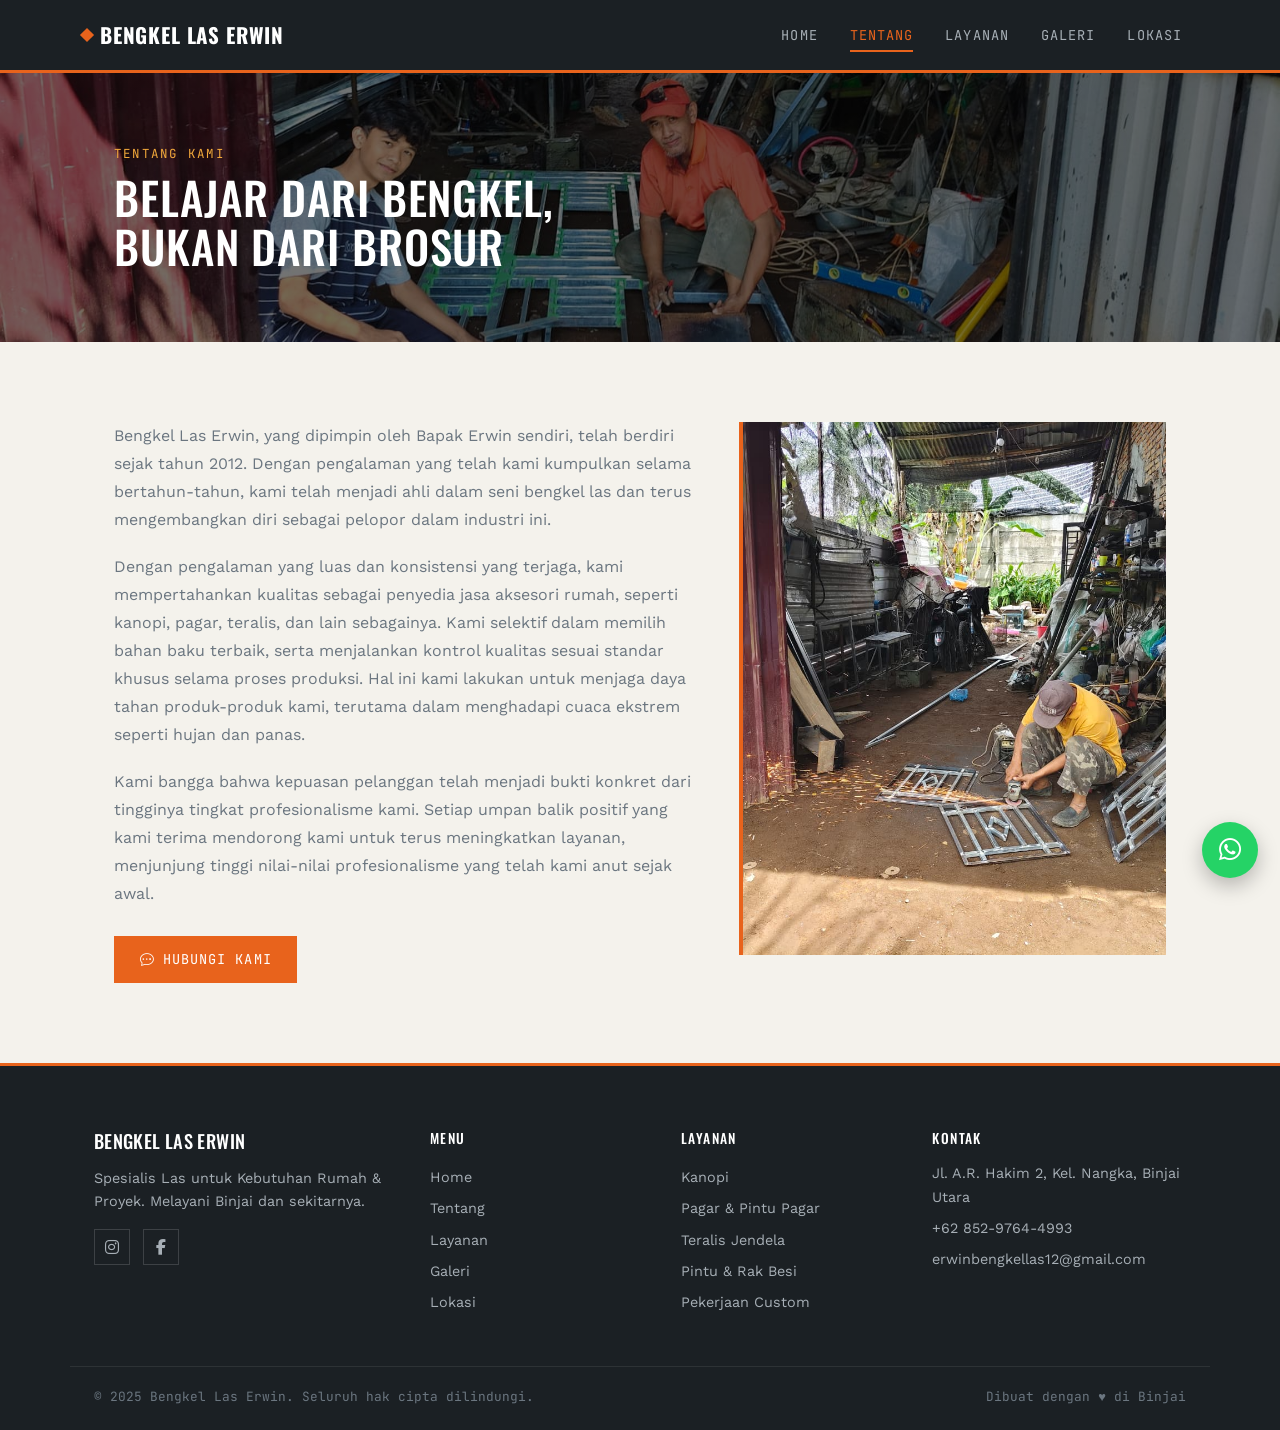
<file: tentang.html>
<!DOCTYPE html>
<html lang="id">
<head>
    <meta charset="UTF-8">
    <meta name="viewport" content="width=device-width, initial-scale=1.0">
    <title>Tentang Kami — Bengkel Las Erwin</title>
    <meta name="description" content="Mengenal Bengkel Las Erwin, bengkel las Binjai yang berdiri sejak 2012, dipimpin langsung oleh Bapak Erwin.">

    <link rel="stylesheet" href="https://cdn.jsdelivr.net/npm/bootstrap-icons@1.11.3/font/bootstrap-icons.min.css">
    <link href="https://cdn.jsdelivr.net/npm/bootstrap@5.3.3/dist/css/bootstrap.min.css" rel="stylesheet">
    <link rel="stylesheet" href="https://cdnjs.cloudflare.com/ajax/libs/font-awesome/6.5.1/css/all.min.css">
    <link rel="stylesheet" href="style.css">
</head>
<body>

    <div class="hero hero-sm">

        <nav class="navbar navbar-expand-lg navbar-dark">
            <div class="container">

                <a class="navbar-brand" href="home.html">Bengkel Las Erwin</a>

                <button class="navbar-toggler" type="button" data-bs-toggle="collapse" data-bs-target="#navbarNav">
                    <span class="navbar-toggler-icon"></span>
                </button>

                <div class="collapse navbar-collapse" id="navbarNav">
                    <ul class="navbar-nav ms-auto">
                        <li class="nav-item"><a class="nav-link" href="home.html">Home</a></li>
                        <li class="nav-item"><a class="nav-link active" href="tentang.html">Tentang</a></li>
                        <li class="nav-item"><a class="nav-link" href="layanan.html">Layanan</a></li>
                        <li class="nav-item"><a class="nav-link" href="galeri.html">Galeri</a></li>
                        <li class="nav-item"><a class="nav-link" href="lokasi.html">Lokasi</a></li>
                    </ul>
                </div>

            </div>
        </nav>

        <div class="content">
            <span class="eyebrow">Tentang Kami</span>
            <h1>Belajar dari Bengkel,<br>Bukan dari Brosur</h1>
        </div>

    </div>

    <section class="tentang" id="tentang">

        <div class="tentang-container">

            <div class="tentang-text">

                <p>
                    Bengkel Las Erwin, yang dipimpin oleh Bapak Erwin sendiri, telah
                    berdiri sejak tahun 2012. Dengan pengalaman yang telah kami kumpulkan
                    selama bertahun-tahun, kami telah menjadi ahli dalam seni bengkel las dan
                    terus mengembangkan diri sebagai pelopor dalam industri ini.
                </p>

                <p>
                    Dengan pengalaman yang luas dan konsistensi yang terjaga, kami
                    mempertahankan kualitas sebagai penyedia jasa aksesori rumah, seperti
                    kanopi, pagar, teralis, dan lain sebagainya. Kami selektif dalam memilih
                    bahan baku terbaik, serta menjalankan kontrol kualitas sesuai standar khusus
                    selama proses produksi. Hal ini kami lakukan untuk menjaga daya tahan
                    produk-produk kami, terutama dalam menghadapi cuaca ekstrem seperti hujan
                    dan panas.
                </p>

                <p>
                    Kami bangga bahwa kepuasan pelanggan telah menjadi bukti konkret dari
                    tingginya tingkat profesionalisme kami. Setiap umpan balik positif yang kami
                    terima mendorong kami untuk terus meningkatkan layanan, menjunjung tinggi
                    nilai-nilai profesionalisme yang telah kami anut sejak awal.
                </p>

                <a href="lokasi.html" class="btn-orange" style="color:var(--white);margin-top:.5rem;">
                    <i class="bi bi-chat-dots"></i> Hubungi Kami
                </a>

            </div>

            <div class="tentang-image">
                <img src="bengkel.jpeg" alt="Suasana bengkel Bengkel Las Erwin" data-fallback-icon="bi bi-hammer">
            </div>

        </div>

    </section>

    <footer class="footer">
        <div class="footer-content">

            <div class="footer-box">
                <h3>Bengkel Las Erwin</h3>
                <p>Spesialis Las untuk Kebutuhan Rumah & Proyek. Melayani Binjai dan sekitarnya.</p>
                <div class="social">
                    <a href="#" aria-label="Instagram"><i class="fab fa-instagram"></i></a>
                    <a href="#" aria-label="Facebook"><i class="fab fa-facebook-f"></i></a>
                </div>
            </div>

            <div class="footer-box">
                <h4>Menu</h4>
                <ul>
                    <li><a href="home.html">Home</a></li>
                    <li><a href="tentang.html">Tentang</a></li>
                    <li><a href="layanan.html">Layanan</a></li>
                    <li><a href="galeri.html">Galeri</a></li>
                    <li><a href="lokasi.html">Lokasi</a></li>
                </ul>
            </div>

            <div class="footer-box">
                <h4>Layanan</h4>
                <ul>
                    <li>Kanopi</li>
                    <li>Pagar & Pintu Pagar</li>
                    <li>Teralis Jendela</li>
                    <li>Pintu & Rak Besi</li>
                    <li>Pekerjaan Custom</li>
                </ul>
            </div>

            <div class="footer-box">
                <h4>Kontak</h4>
                <p>Jl. A.R. Hakim 2, Kel. Nangka, Binjai Utara</p>
                <p>+62 852-9764-4993</p>
                <p>erwinbengkellas12@gmail.com</p>
            </div>

        </div>

        <div class="footer-bottom">
            <span>&copy; 2025 Bengkel Las Erwin. Seluruh hak cipta dilindungi.</span>
            <span>Dibuat dengan &#9829; di Binjai</span>
        </div>
    </footer>

    <a href="https://wa.me/6285297644993" class="wa-float" target="_blank" aria-label="Chat WhatsApp">
        <i class="fab fa-whatsapp"></i>
    </a>

    <script src="https://cdn.jsdelivr.net/npm/bootstrap@5.3.3/dist/js/bootstrap.bundle.min.js"></script>
    <script src="script.js"></script>
</body>
</html>
</file>
<file: style.css>
@import url('https://fonts.googleapis.com/css2?family=Oswald:wght@500;600;700&family=Work+Sans:wght@400;500;600&family=JetBrains+Mono:wght@500;600&display=swap');

:root{
    --steel-900:#1B2024;
    --steel-800:#22282D;
    --steel-700:#2E353B;
    --iron-500:#6B7680;
    --iron-300:#A7AFB6;
    --orange:#E8631C;
    --orange-dark:#C44F12;
    --amber:#F2A93B;
    --bone:#F4F2EC;
    --bone-dim:#E9E5DA;
    --white:#FFFFFF;

    --f-display:'Oswald', 'Arial Narrow', sans-serif;
    --f-body:'Work Sans', 'Segoe UI', sans-serif;
    --f-mono:'JetBrains Mono', monospace;
}

*{ box-sizing:border-box; }

html{ scroll-behavior:smooth; }

body{
    margin:0;
    font-family:var(--f-body);
    color:var(--steel-900);
    background:var(--bone);
    -webkit-font-smoothing:antialiased;
}

a{ text-decoration:none; }

img{ max-width:100%; display:block; }

::selection{ background:var(--orange); color:var(--white); }

:focus-visible{
    outline:3px solid var(--amber);
    outline-offset:2px;
}

h1,h2,h3,h4,h5{
    font-family:var(--f-display);
    text-transform:uppercase;
    letter-spacing:.02em;
    margin:0;
}

.eyebrow{
    font-family:var(--f-mono);
    font-size:.78rem;
    letter-spacing:.18em;
    text-transform:uppercase;
    color:var(--orange);
}

.garis-orange{
    width:56px;
    height:4px;
    background:var(--orange);
    margin-top:10px;
    position:relative;
}
.garis-orange::after{
    content:"";
    position:absolute;
    left:64px;
    top:0;
    width:14px;
    height:4px;
    background:var(--amber);
}


.navbar{
    background:var(--steel-900);
    padding:.9rem 0;
    border-bottom:3px solid var(--orange);
}

.navbar .navbar-brand{
    font-family:var(--f-display);
    font-weight:700;
    font-size:1.3rem;
    color:var(--white) !important;
    text-transform:uppercase;
    letter-spacing:.04em;
    display:flex;
    align-items:center;
    gap:.5rem;
}
.navbar .navbar-brand::before{
    content:"";
    display:inline-block;
    width:10px;
    height:10px;
    background:var(--orange);
    transform:rotate(45deg);
}

.navbar-nav .nav-link{
    color:var(--iron-300) !important;
    font-family:var(--f-mono);
    font-size:.85rem;
    letter-spacing:.08em;
    text-transform:uppercase;
    padding:.6rem 1rem !important;
    position:relative;
    transition:color .2s ease;
}
.navbar-nav .nav-link:hover{ color:var(--white) !important; }

.navbar-nav .nav-link.active{ color:var(--orange) !important; }
.navbar-nav .nav-link.active::after{
    content:"";
    position:absolute;
    left:1rem; right:1rem; bottom:.15rem;
    height:2px;
    background:var(--orange);
}

.navbar-toggler{
    border-color:var(--iron-500);
}
.navbar-toggler:focus{ box-shadow:0 0 0 .2rem rgba(232,99,28,.4); }


.hero{
    position:relative;

    background:
        linear-gradient(rgba(0,0,0,.55), rgba(0,0,0,.55)),
        url("home1.jpeg");

    background-size:cover;
    background-position:center;
    background-repeat:no-repeat;

    min-height:78vh;
    display:flex;
    flex-direction:column;
    color:var(--white);
}

.hero .content{
    flex:1;
    display:flex;
    flex-direction:column;
    justify-content:center;
    align-items:flex-start;
    max-width:1100px;
    margin:0 auto;
    padding:3rem 1.5rem 5rem;
    width:100%;
}

.hero .content .eyebrow{ color:var(--amber); }

.hero h1{
    font-size:clamp(2.2rem, 5vw, 3.6rem);
    line-height:1.08;
    color:var(--white);
    margin-top:.6rem;
}

.hero p{
    font-size:1.15rem;
    color:var(--iron-300);
    max-width:520px;
    margin-top:1rem;
}

.hero .hero-cta{
    margin-top:2rem;
    display:flex;
    gap:1rem;
    flex-wrap:wrap;
}

.btn-orange{
    background:var(--orange);
    color:var(--white);
    border:none;
    padding:.85rem 1.6rem;
    font-family:var(--f-mono);
    font-size:.85rem;
    letter-spacing:.08em;
    text-transform:uppercase;
    display:inline-flex;
    align-items:center;
    gap:.5rem;
    transition:background .2s ease, transform .2s ease;
}
.btn-orange:hover{ background:var(--orange-dark); color:var(--white); transform:translateY(-2px); }

.btn-outline-steel{
    background:transparent;
    color:var(--white);
    border:1.5px solid var(--iron-500);
    padding:.8rem 1.6rem;
    font-family:var(--f-mono);
    font-size:.85rem;
    letter-spacing:.08em;
    text-transform:uppercase;
    display:inline-flex;
    align-items:center;
    gap:.5rem;
    transition:border-color .2s ease, color .2s ease;
}
.btn-outline-steel:hover{ border-color:var(--white); color:var(--white); }


.hero.hero-sm{ min-height:38vh; }
.hero.hero-sm .content{ padding:3.5rem 1.5rem; }
.hero.hero-sm h1{ font-size:clamp(1.9rem, 4vw, 2.8rem); }


.rivet-frame{ position:relative; }
.rivet-frame::before, .rivet-frame::after{
    content:"";
    position:absolute;
    width:6px; height:6px;
    border-radius:50%;
    background:var(--amber);
    opacity:.9;
}
.rivet-frame::before{ top:10px; left:10px; }
.rivet-frame::after{ top:10px; right:10px; }


section{ padding:5rem 0; }

.tentang, .layanan, .galeri, .kontak{ background:var(--bone); }
.tentang{ padding-top:5rem; }

.tentang-sub, .layanan-sub, .galeri-sub{ text-align:center; }
.tentang-sub .garis-orange, .layanan-sub .garis-orange, .galeri-sub .garis-orange{
    margin-left:auto; margin-right:auto;
}
.tentang-sub span, .layanan-sub span, .galeri-sub span{
    font-family:var(--f-mono);
    font-size:.78rem;
    letter-spacing:.18em;
    color:var(--orange);
}

.tentang > h1, .layanan > h1, .galeri > h1{
    text-align:center;
    font-size:clamp(1.8rem, 4vw, 2.6rem);
    margin-top:.5rem;
    margin-bottom:3rem;
    color:var(--steel-900);
}


.tentang-container{
    max-width:1100px;
    margin:0 auto;
    padding:0 1.5rem;
    display:grid;
    grid-template-columns:1.15fr .85fr;
    gap:3rem;
    align-items:start;
}

.tentang-text p{
    color:var(--iron-500);
    line-height:1.75;
    margin-bottom:1.2rem;
}

.tentang-image{
    position:relative;
    aspect-ratio:4/5;
    background:var(--steel-800);
    overflow:hidden;
    border-left:4px solid var(--orange);
}
.tentang-image img{
    width:100%; height:100%; object-fit:cover;
}
.img-fallback{
    position:absolute; inset:0;
    display:flex; align-items:center; justify-content:center;
    flex-direction:column; gap:.6rem;
    color:var(--iron-300);
    background:
        repeating-linear-gradient(45deg, rgba(255,255,255,.04) 0 2px, transparent 2px 18px),
        var(--steel-800);
}
.img-fallback i{ font-size:2.2rem; color:var(--orange); }
.img-fallback span{ font-family:var(--f-mono); font-size:.72rem; letter-spacing:.1em; text-transform:uppercase; }


.layanan .deskripsi{ max-width:640px; color:var(--iron-500); }

.layanan-card{
    border:none;
    background:var(--white);
    border-top:3px solid var(--orange);
    box-shadow:0 1px 0 rgba(0,0,0,.04);
    transition:transform .2s ease, box-shadow .2s ease;
}
.layanan-card:hover{
    transform:translateY(-4px);
    box-shadow:0 14px 30px rgba(27,32,36,.1);
}
.layanan-card .card-body{ padding:2rem 1.7rem; }

.layanan-card .icon{
    width:52px; height:52px;
    display:flex; align-items:center; justify-content:center;
    background:var(--steel-900);
    color:var(--orange);
    font-size:1.4rem;
    margin-bottom:1.2rem;
}

.layanan-card h4{
    font-size:1.15rem;
    margin-bottom:.7rem;
    color:var(--steel-900);
}

.layanan-card p{
    color:var(--iron-500);
    font-size:.95rem;
    line-height:1.6;
    margin-bottom:1rem;
}

.layanan-card ul{
    list-style:none;
    padding:0; margin:0;
    border-top:1px dashed var(--bone-dim);
    padding-top:1rem;
}
.layanan-card ul li{
    font-size:.85rem;
    color:var(--steel-700);
    padding:.25rem 0;
}
.layanan-card ul li i{ color:var(--orange); margin-right:.5rem; }

.galeri-desc{
    max-width:680px;
    margin:0 auto 3rem;
    text-align:center;
    color:var(--iron-500);
    padding:0 1.5rem;
}

.portfolio-card{
    border:none;
    overflow:hidden;
    background:var(--white);
    transition:transform .2s ease, box-shadow .2s ease;
}
.portfolio-card:hover{
    transform:translateY(-4px);
    box-shadow:0 14px 30px rgba(27,32,36,.12);
}

.portfolio-card .card-img-top{
    aspect-ratio:4/3;
    object-fit:cover;
    background:var(--steel-800);
}

.portfolio-card .img-wrap{
    position:relative;
    aspect-ratio:4/3;
    background:var(--steel-800);
    overflow:hidden;
}
.portfolio-card .img-wrap img{
    width:100%; height:100%; object-fit:cover;
}

.portfolio-card .card-body{ padding:1.4rem 1.3rem; }

.portfolio-card .badge{
    font-family:var(--f-mono);
    font-weight:500;
    letter-spacing:.06em;
    text-transform:uppercase;
    font-size:.68rem;
    border-radius:0;
    padding:.4em .7em;
}

.portfolio-card .card-title{
    font-family:var(--f-display);
    text-transform:uppercase;
    font-size:1.05rem;
    margin:.5rem 0 .4rem;
    color:var(--steel-900);
}

.portfolio-card .card-text{ font-size:.9rem; }

.portfolio-card small{ font-family:var(--f-mono); font-size:.72rem; letter-spacing:.04em; }


.kontak{ background:var(--steel-900); color:var(--white); }
.kontak .section-title span{
    font-family:var(--f-mono);
    font-size:.78rem;
    letter-spacing:.18em;
    color:var(--orange);
}
.kontak .judul-kontak{
    font-size:clamp(1.8rem, 4vw, 2.6rem);
    margin:.5rem 0 3rem;
    color:var(--white);
}

.lokasi-card{
    display:grid;
    grid-template-columns:1.1fr .9fr;
    gap:0;
    background:var(--steel-800);
    border:1px solid rgba(255,255,255,.08);
}
.lokasi-card iframe{
    width:100%;
    min-height:360px;
    border:0;
    filter:grayscale(.25) contrast(1.05);
}
.lokasi-info{ padding:2.2rem; }
.lokasi-info h4{ color:var(--white); font-size:1.2rem; margin-bottom:.8rem; }
.lokasi-info p{ color:var(--iron-300); line-height:1.7; margin-bottom:1.3rem; }
.lokasi-info ul{ list-style:none; padding:0; margin:0; }
.lokasi-info li{
    display:flex; gap:.7rem; align-items:flex-start;
    color:var(--iron-300); font-size:.92rem;
    padding:.5rem 0;
    border-top:1px dashed rgba(255,255,255,.1);
}
.lokasi-info li:first-child{ border-top:none; }
.lokasi-info li i{ color:var(--orange); margin-top:.2rem; }

.kontak-form-wrap{
    max-width:1100px;
    margin:3.5rem auto 0;
    padding:0 1.5rem;
}
.kontak-form-wrap .form-note{
    color:var(--iron-300);
    max-width:560px;
    margin-bottom:2rem;
}

.form-industri{
    background:var(--steel-800);
    border:1px solid rgba(255,255,255,.08);
    padding:2.2rem;
}

.form-industri .form-label{
    font-family:var(--f-mono);
    font-size:.75rem;
    letter-spacing:.1em;
    text-transform:uppercase;
    color:var(--iron-300);
    margin-bottom:.4rem;
}

.form-industri .form-control,
.form-industri .form-select{
    background:var(--steel-900);
    border:1px solid rgba(255,255,255,.12);
    color:var(--white);
    border-radius:0;
    padding:.7rem .9rem;
    font-family:var(--f-body);
}
.form-industri .form-control::placeholder{ color:var(--iron-500); }
.form-industri .form-control:focus,
.form-industri .form-select:focus{
    background:var(--steel-900);
    color:var(--white);
    border-color:var(--orange);
    box-shadow:0 0 0 .2rem rgba(232,99,28,.2);
}

.form-industri .form-hint{
    font-size:.78rem;
    color:var(--iron-500);
    margin-top:.3rem;
}

.form-industri .btn-orange{ margin-top:.5rem; }

.form-status{
    margin-top:1rem;
    font-family:var(--f-mono);
    font-size:.85rem;
    display:none;
}
.form-status.show{ display:block; }
.form-status.ok{ color:#7CD98A; }
.form-status.err{ color:#F08A6C; }


.footer{
    background:var(--steel-900);
    border-top:3px solid var(--orange);
    color:var(--iron-300);
    padding:4rem 0 1.5rem;
}
.footer-content{
    max-width:1140px;
    margin:0 auto;
    padding:0 1.5rem;
    display:grid;
    grid-template-columns:1.4fr 1fr 1fr 1.2fr;
    gap:2.5rem;
}
.footer-box h3{
    color:var(--white);
    font-size:1.15rem;
    margin-bottom:.9rem;
}
.footer-box h4{
    color:var(--white);
    font-size:.85rem;
    letter-spacing:.1em;
    margin-bottom:1rem;
}
.footer-box p{ font-size:.9rem; line-height:1.6; margin:0 0 .5rem; }
.footer-box ul{ list-style:none; padding:0; margin:0; }
.footer-box ul li{ font-size:.9rem; padding:.3rem 0; }
.footer-box ul li a{ color:var(--iron-300); transition:color .2s ease; }
.footer-box ul li a:hover{ color:var(--orange); }

.social{ display:flex; gap:.8rem; margin-top:1rem; }
.social a{
    width:36px; height:36px;
    display:flex; align-items:center; justify-content:center;
    border:1px solid rgba(255,255,255,.15);
    color:var(--iron-300);
    transition:all .2s ease;
}
.social a:hover{ background:var(--orange); border-color:var(--orange); color:var(--white); }

.footer-bottom{
    max-width:1140px;
    margin:3rem auto 0;
    padding:1.2rem 1.5rem 0;
    border-top:1px solid rgba(255,255,255,.08);
    font-size:.8rem;
    font-family:var(--f-mono);
    color:var(--iron-500);
    display:flex;
    justify-content:space-between;
    flex-wrap:wrap;
    gap:.5rem;
}

.wa-float{
    position:fixed;
    right:1.4rem;
    bottom:1.4rem;
    width:56px; height:56px;
    background:#25D366;
    color:var(--white);
    border-radius:50%;
    display:flex;
    align-items:center;
    justify-content:center;
    font-size:1.6rem;
    box-shadow:0 8px 20px rgba(0,0,0,.25);
    z-index:999;
    transition:transform .2s ease;
}
.wa-float:hover{ transform:scale(1.08); color:var(--white); }

@media (max-width: 991px){
    .tentang-container{ grid-template-columns:1fr; }
    .tentang-image{ order:-1; aspect-ratio:16/9; }
    .lokasi-card{ grid-template-columns:1fr; }
    .footer-content{ grid-template-columns:1fr 1fr; }
}

@media (max-width: 575px){
    .footer-content{ grid-template-columns:1fr; }
    .hero{ min-height:88vh; }
}

@media (prefers-reduced-motion: reduce){
    *{ animation:none !important; transition:none !important; }
}


.hidden{

    opacity:0;

    transform:translateY(40px);

    transition:.7s ease;

}

.show{

    opacity:1;

    transform:translateY(0);

}


.navbar{

    transition:.4s;

}

.navbar-scroll{

    background:#111 !important;

    box-shadow:0 5px 20px rgba(0,0,0,.25);

}
</file>
